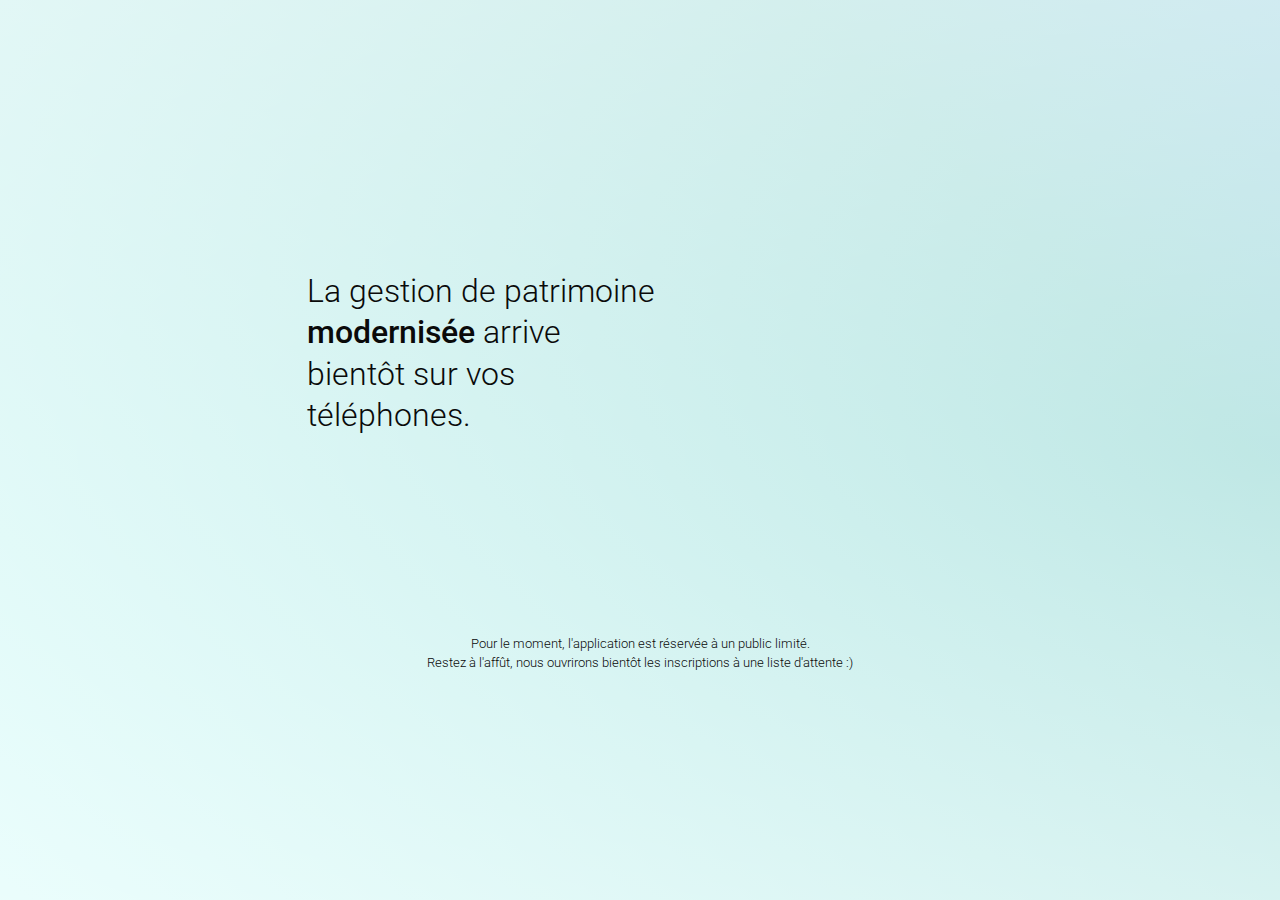
<file: index.html>
<!DOCTYPE html>
<html lang="fr" class="aurora-outer">
<head>
    <meta charset="UTF-8">
    <title>LeadyUp - Boostez votre activité de CGP</title>
    <link rel="apple-touch-icon" sizes="180x180" href="/apple-touch-icon.png">
    <link rel="icon" type="image/png" sizes="32x32" href="/favicon-32x32.png">
    <link rel="icon" type="image/png" sizes="16x16" href="/favicon-16x16.png">
    <link rel="manifest" href="/site.webmanifest">
    <link rel="stylesheet" href="css/style.css">
    <meta name=viewport content="width=device-width,initial-scale=1,maximum-scale=1.5">
</head>
<body class="aurora-inner">
    <main>
        <section class="first-section">
            <div>
                <h1>La gestion de patrimoine
                    <b>modernisée</b> arrive bientôt sur 
                    vos téléphones.</h1>
                <p></p>
            </div>
            <div>
                <img src="img/illustration.png" alt="Illustration">
            </div>
        </section>
        <section class="second-section">
            <div>
                <h2>Pour le moment, l'application est réservée à un public limité.</h2>
                <h2>Restez à l'affût, nous ouvrirons bientôt les inscriptions à une liste d'attente :)</h2>
            </div>
        </section>
    </main>
</html>
</file>
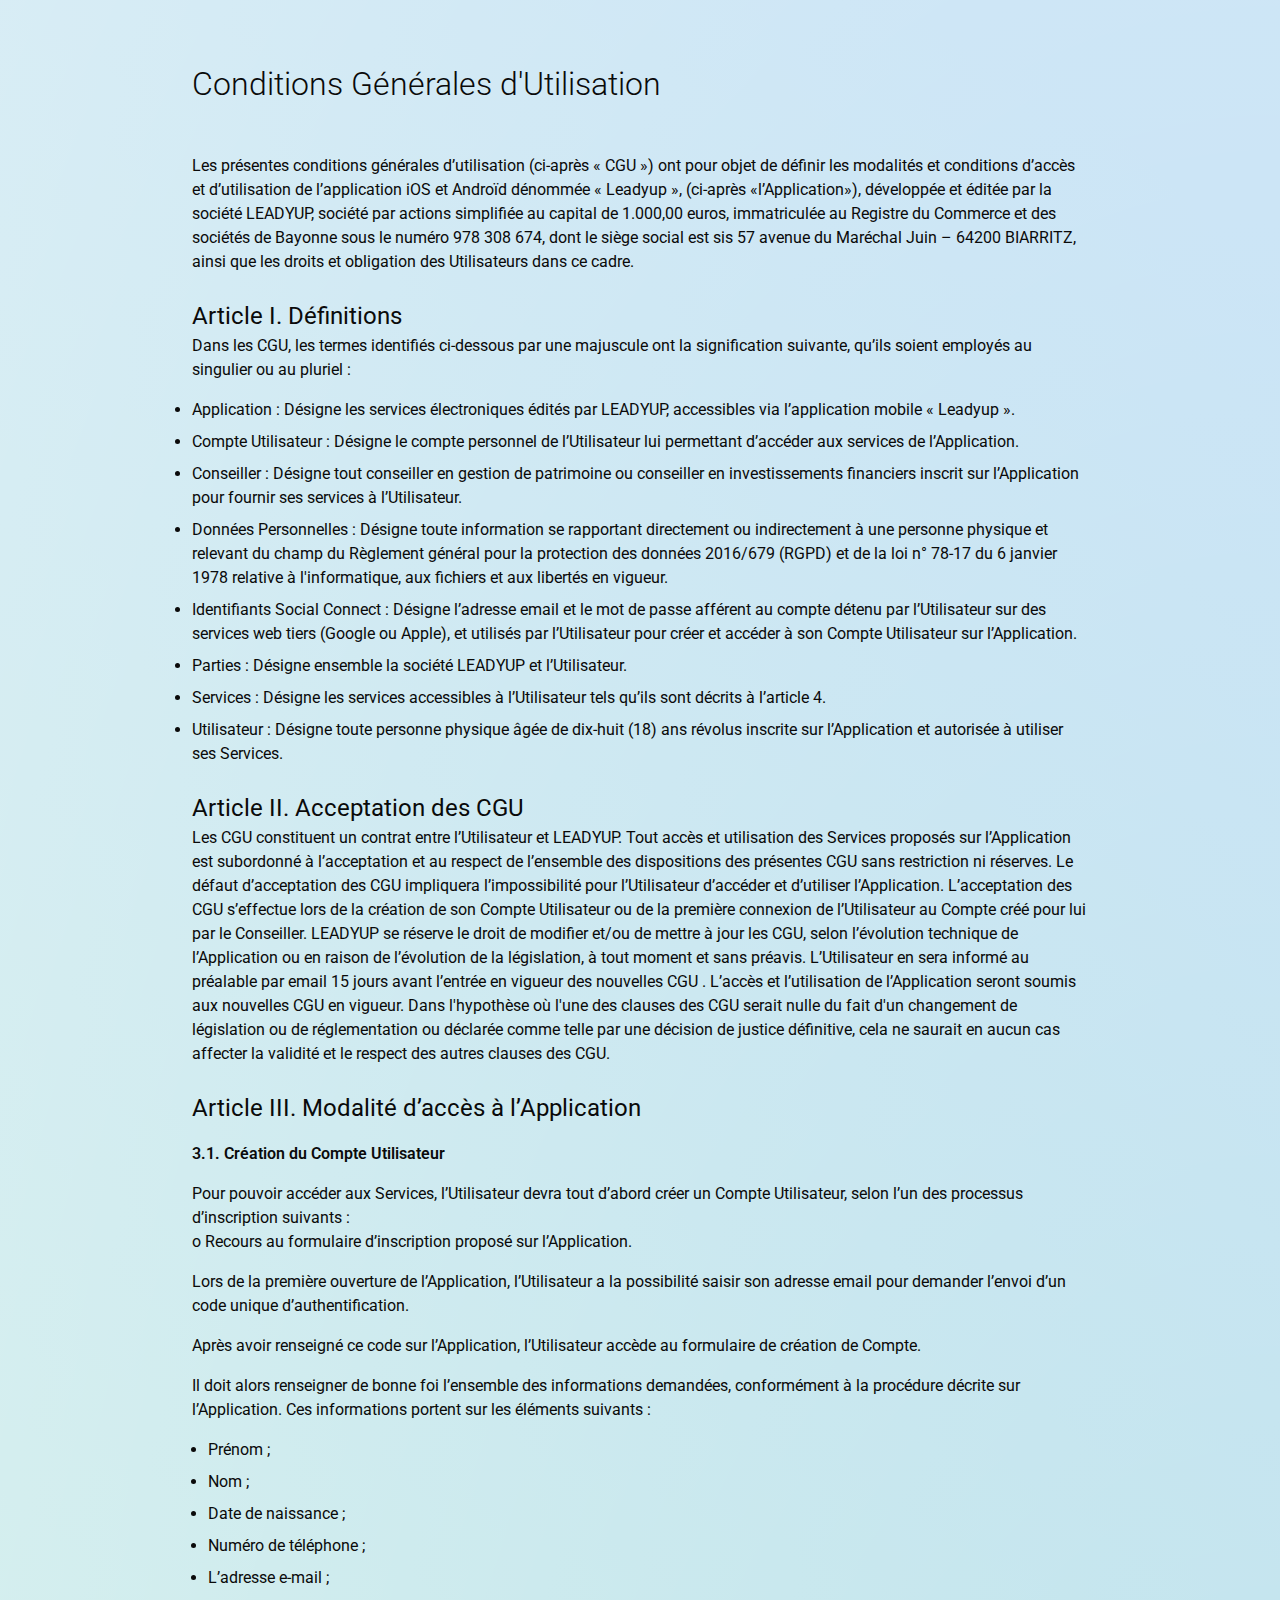
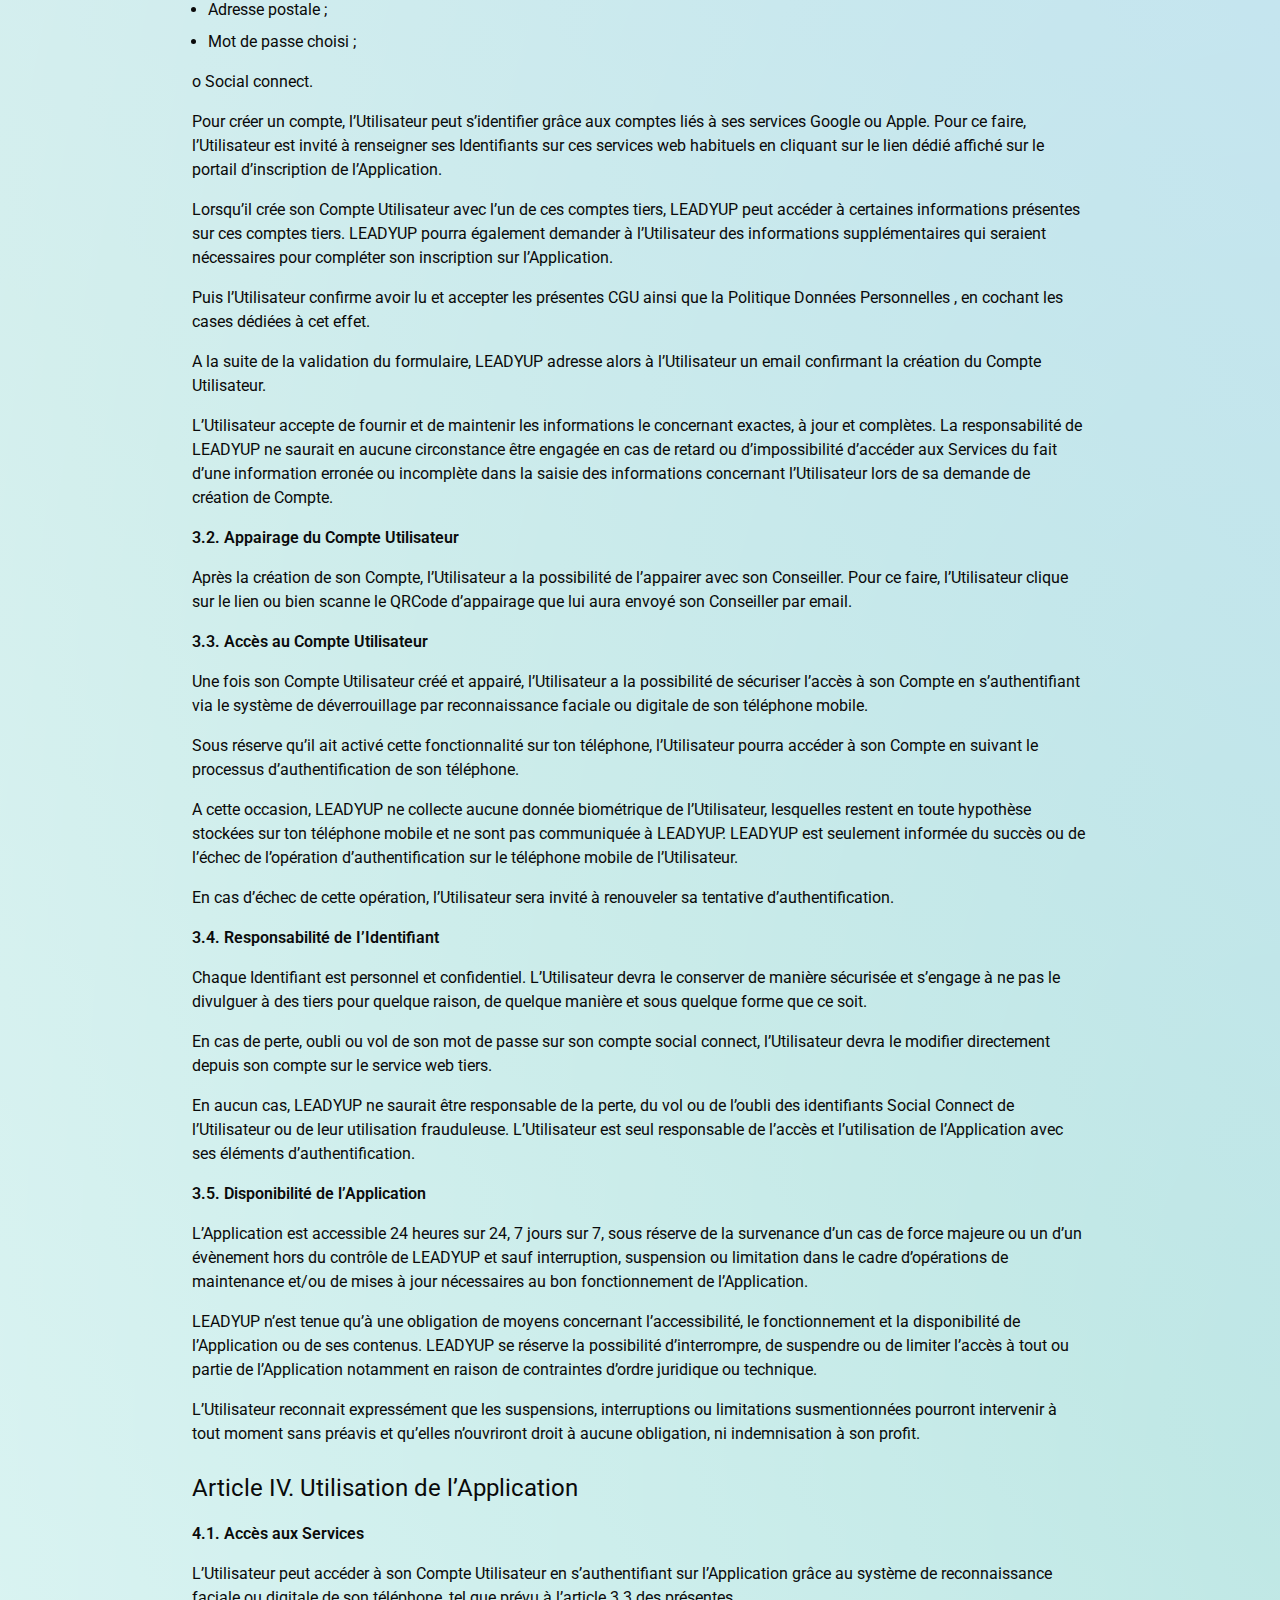
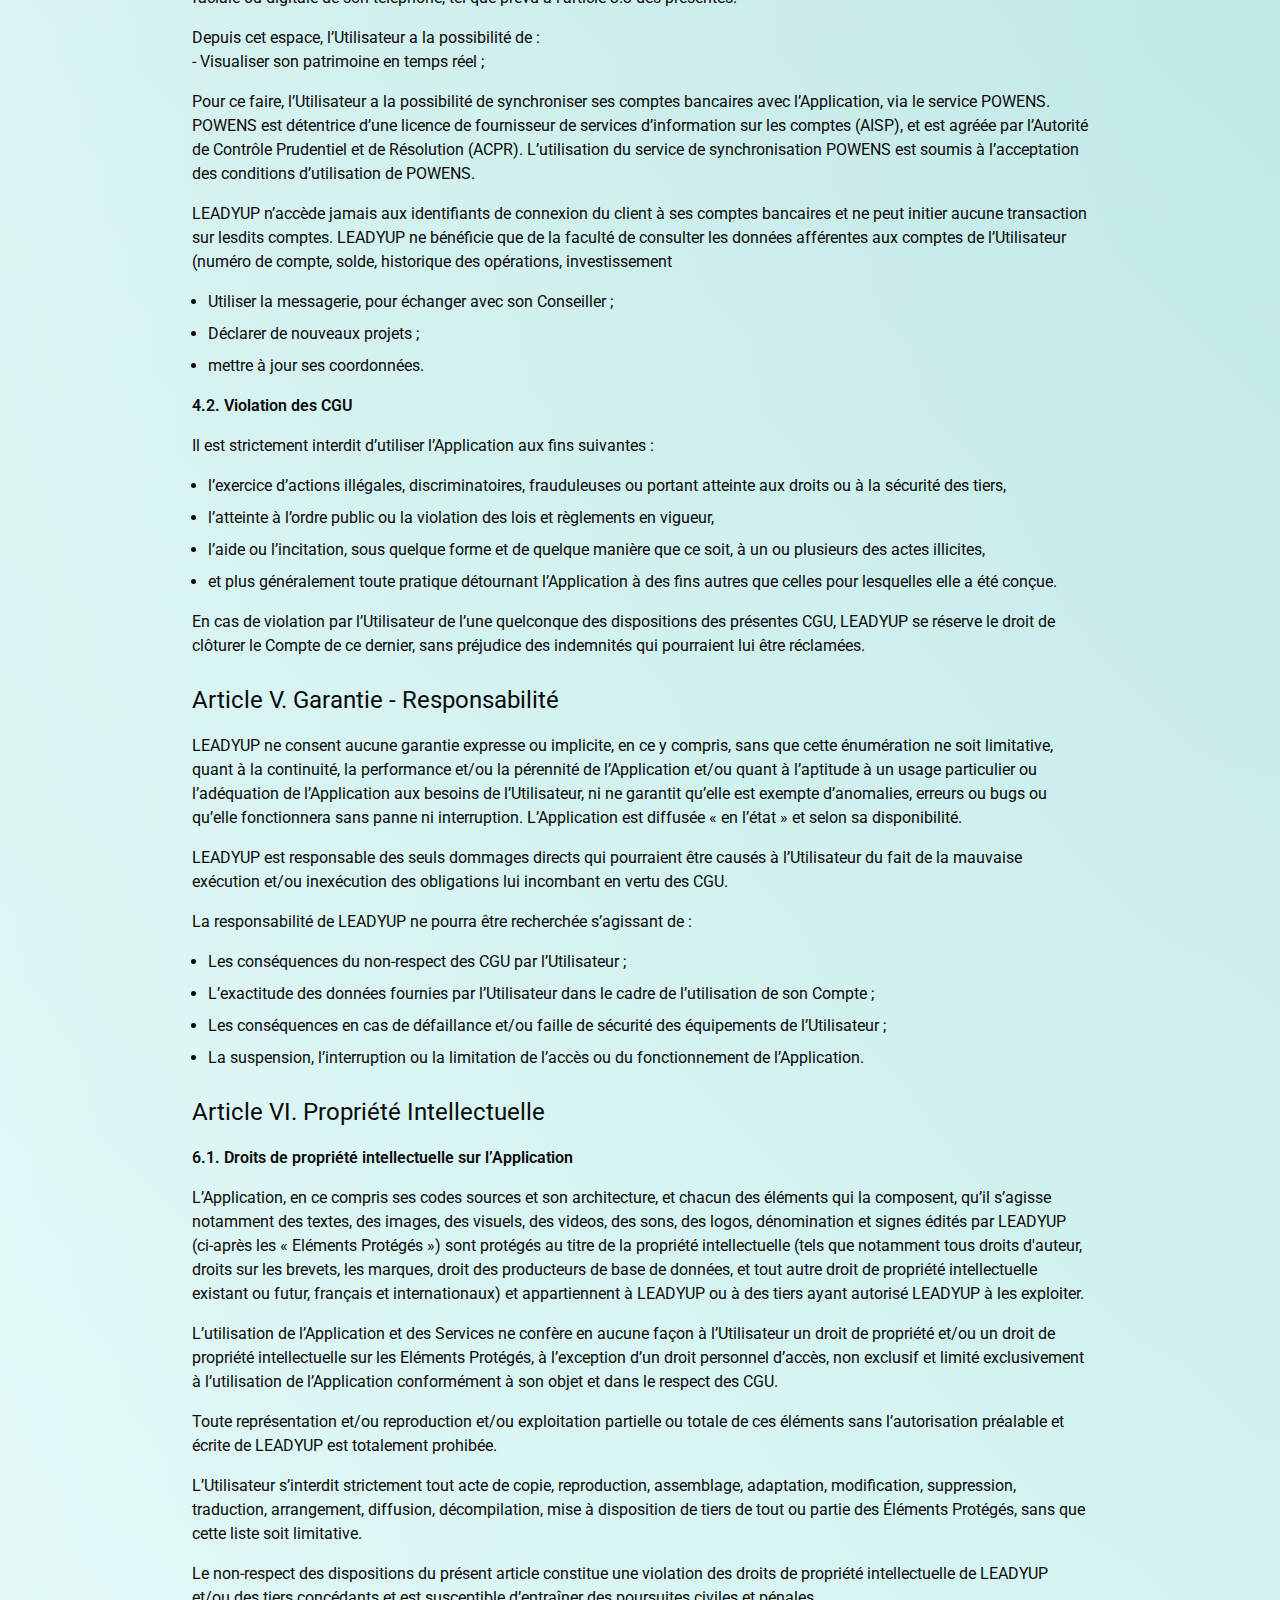
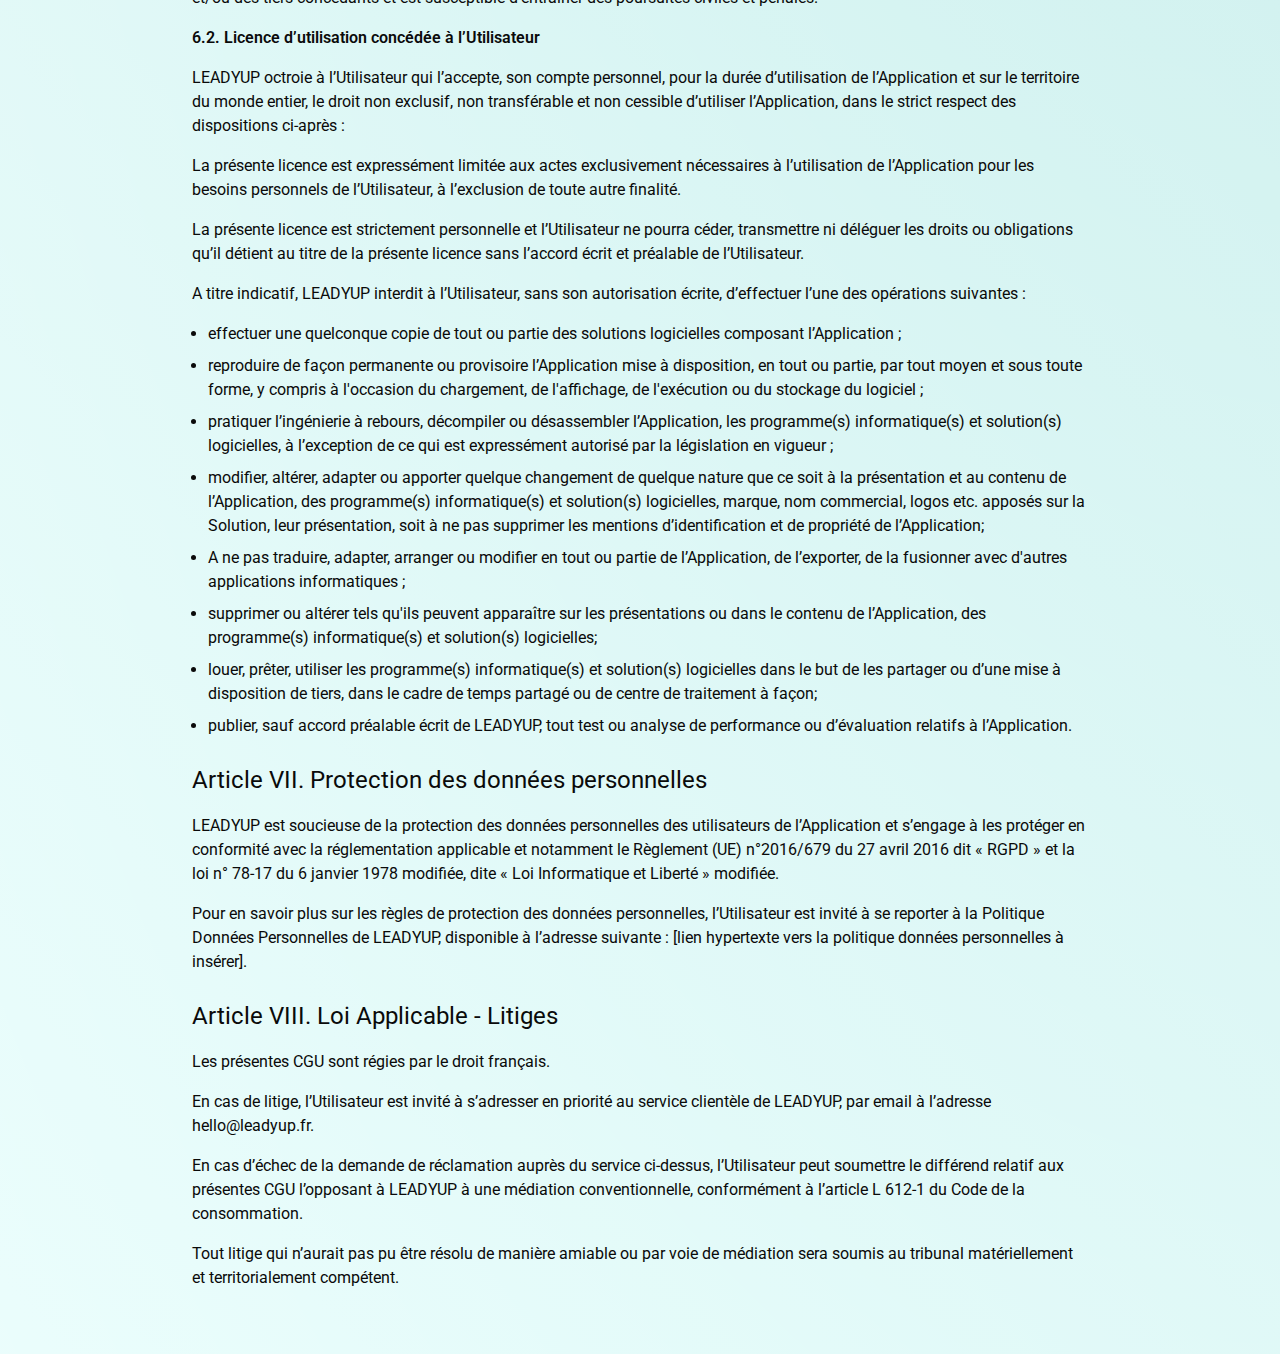
<file: cgu.html>
<!DOCTYPE html>
<html lang="fr" class="aurora-outer">
<head>
    <meta charset="UTF-8">
    <title>LeadyUp - Conditions Générales d'Utilisation</title>
    <link rel="apple-touch-icon" sizes="180x180" href="/apple-touch-icon.png">
    <link rel="icon" type="image/png" sizes="32x32" href="/favicon-32x32.png">
    <link rel="icon" type="image/png" sizes="16x16" href="/favicon-16x16.png">
    <link rel="manifest" href="/site.webmanifest">
    <link rel="stylesheet" href="css/style.css">
    <meta name=viewport content="width=device-width,initial-scale=1,maximum-scale=1.5">
</head>
<body class="aurora-inner">
    <main>
        <section class="rgpd">
            <h1>Conditions Générales d'Utilisation</h1>            

            Les présentes conditions générales d’utilisation (ci-après « CGU ») ont pour objet de définir les modalités et conditions d’accès et d’utilisation de l’application iOS et Androïd dénommée « Leadyup », (ci-après «l’Application»), développée et éditée par la société LEADYUP, société par actions simplifiée au capital de 1.000,00 euros, immatriculée au Registre du Commerce et des sociétés de Bayonne sous le numéro 978 308 674, dont le siège social est sis 57 avenue du Maréchal Juin – 64200 BIARRITZ, ainsi que les droits et obligation des Utilisateurs dans ce cadre.

            <h2>Article I.	Définitions</h2>
            
            Dans les CGU, les termes identifiés ci-dessous par une majuscule ont la signification suivante, qu’ils soient employés au singulier ou au pluriel : 
            
            <ul>

            </ul>
            <li><strong>Application</strong> : Désigne les services électroniques édités par LEADYUP, accessibles via l’application mobile « Leadyup ».</li>
            <li><strong>Compte Utilisateur</strong> : Désigne le compte personnel de l’Utilisateur lui permettant d’accéder aux services de l’Application.</li>
            <li><strong>Conseiller</strong> : Désigne tout conseiller en gestion de patrimoine ou conseiller en investissements financiers inscrit sur l’Application pour fournir ses services à l’Utilisateur.</li>
            <li><strong>Données Personnelles</strong> : Désigne toute information se rapportant directement ou indirectement à une personne physique et relevant du champ du Règlement général pour la protection des données 2016/679 (RGPD) et de la loi n° 78-17 du 6 janvier 1978 relative à l'informatique, aux fichiers et aux libertés en vigueur.</li>
            <li><strong>Identifiants Social Connect</strong> : Désigne l’adresse email et le mot de passe afférent au compte détenu par l’Utilisateur sur des services web tiers (Google ou Apple), et utilisés par l’Utilisateur pour créer et accéder à son Compte Utilisateur sur l’Application.</li>
            <li><strong>Parties</strong> : Désigne ensemble la société LEADYUP et l’Utilisateur.</li>
            <li><strong>Services</strong> : Désigne les services accessibles à l’Utilisateur tels qu’ils sont décrits à l’article 4.</li>
            <li><strong>Utilisateur</strong> : Désigne toute personne physique âgée de dix-huit (18) ans révolus inscrite sur l’Application et autorisée à utiliser ses Services.</li>
            
            
            <h2>Article II.	Acceptation des CGU</h2>
            
            Les CGU constituent un contrat entre l’Utilisateur et LEADYUP. Tout accès et utilisation des Services proposés sur l’Application est subordonné à l’acceptation et au respect de l’ensemble des dispositions des présentes CGU sans restriction ni réserves. Le défaut d’acceptation des CGU impliquera l’impossibilité pour l’Utilisateur d’accéder et d’utiliser l’Application. L’acceptation des CGU s’effectue lors de la création de son Compte Utilisateur ou de la première connexion de l’Utilisateur au Compte créé pour lui par le Conseiller.
            
            LEADYUP se réserve le droit de modifier et/ou de mettre à jour les CGU, selon l’évolution technique de l’Application ou en raison de l’évolution de la législation, à tout moment et sans préavis. L’Utilisateur en sera informé au préalable par email 15 jours avant l’entrée en vigueur des nouvelles CGU . L’accès et l’utilisation de l’Application seront soumis aux nouvelles CGU en vigueur. 
            Dans l'hypothèse où l'une des clauses des CGU serait nulle du fait d'un changement de législation ou de réglementation ou déclarée comme telle par une décision de justice définitive, cela ne saurait en aucun cas affecter la validité et le respect des autres clauses des CGU.
            
            <h2>Article III.	Modalité d’accès à l’Application</h2>
            
            <h3>3.1.	Création du Compte Utilisateur</h3>
            
            <p>Pour pouvoir accéder aux Services, l’Utilisateur devra tout d’abord créer un Compte Utilisateur, selon l’un des processus d’inscription suivants : </p>
            
            o	Recours au formulaire d’inscription proposé sur l’Application.
            
            <p>Lors de la première ouverture de l’Application, l’Utilisateur a la possibilité saisir son adresse email pour demander l’envoi d’un code unique d’authentification. </p>
            
            <p>Après avoir renseigné ce code sur l’Application, l’Utilisateur accède au formulaire de création de Compte.</p>
            <p>Il doit alors renseigner de bonne foi l’ensemble des informations demandées, conformément à la procédure décrite sur l’Application. Ces informations portent sur les éléments suivants :</p>
            
            <ul>
                <li>Prénom ;</li>
                <li>Nom ;</li>
                <li>Date de naissance ;</li>
                <li>Numéro de téléphone ;</li>
                <li>L’adresse e-mail ; </li>
                <li>Adresse postale ;</li>
                <li>Mot de passe choisi ; </li>
            </ul>
            
            o	Social connect.
            
            <p>Pour créer un compte, l’Utilisateur peut s’identifier grâce aux comptes liés à ses services Google ou Apple. Pour ce faire, l’Utilisateur est invité à renseigner ses Identifiants sur ces services web habituels en cliquant sur le lien dédié affiché sur le portail d’inscription de l’Application.</p>
            
            <p>Lorsqu’il crée son Compte Utilisateur avec l’un de ces comptes tiers, LEADYUP peut accéder à certaines informations présentes sur ces comptes tiers. LEADYUP pourra également demander à l’Utilisateur des informations supplémentaires qui seraient nécessaires pour compléter son inscription sur l’Application. </p>
            
            
            <p>Puis l’Utilisateur confirme avoir lu et accepter les présentes CGU ainsi que la Politique Données Personnelles , en cochant les cases dédiées à cet effet.   </p>
            
            <p>A la suite de la validation du formulaire, LEADYUP adresse alors à l’Utilisateur un email confirmant la création du Compte Utilisateur.</p>
            
            <p>L’Utilisateur accepte de fournir et de maintenir les informations le concernant exactes, à jour et complètes. La responsabilité de LEADYUP ne saurait en aucune circonstance être engagée en cas de retard ou d’impossibilité d’accéder aux Services du fait d’une information erronée ou incomplète dans la saisie des informations concernant l’Utilisateur lors de sa demande de création de Compte. </p>
            
            <h3>3.2.	Appairage du Compte Utilisateur</h3>
            
            <p>Après la création de son Compte, l’Utilisateur a la possibilité de l’appairer avec son Conseiller. Pour ce faire, l’Utilisateur clique sur le lien ou bien scanne le QRCode d’appairage que lui aura envoyé son Conseiller par email. </p>
            
            <h3>3.3.	Accès au Compte Utilisateur </h3>
            
            <p>Une fois son Compte Utilisateur créé et appairé, l’Utilisateur a la possibilité de sécuriser l’accès à son Compte en s’authentifiant via le système de déverrouillage par reconnaissance faciale ou digitale de son téléphone mobile. </p>
            
            <p>Sous réserve qu’il ait activé cette fonctionnalité sur ton téléphone, l’Utilisateur pourra accéder à son Compte en suivant le processus d’authentification de son téléphone. </p>
            
            <p>A cette occasion, LEADYUP ne collecte aucune donnée biométrique de l’Utilisateur, lesquelles restent en toute hypothèse stockées sur ton téléphone mobile et ne sont pas communiquée à LEADYUP. LEADYUP est seulement informée du succès ou de l’échec de l’opération d’authentification sur le téléphone mobile de l’Utilisateur. </p>
            
            <p>En cas d’échec de cette opération, l’Utilisateur sera invité à renouveler sa tentative d’authentification.  </p>
            
            <h3>3.4.	Responsabilité de I’Identifiant</h3>
            
            <p>Chaque Identifiant est personnel et confidentiel. L’Utilisateur devra le conserver de manière sécurisée et s’engage à ne pas le divulguer à des tiers pour quelque raison, de quelque manière et sous quelque forme que ce soit. </p>
            
            <p>En cas de perte, oubli ou vol de son mot de passe sur son compte social connect, l’Utilisateur devra le modifier directement depuis son compte sur le service web tiers.</p>
            
            <p>En aucun cas, LEADYUP ne saurait être responsable de la perte, du vol ou de l’oubli des identifiants Social Connect de l’Utilisateur ou de leur utilisation frauduleuse. L’Utilisateur est seul responsable de l’accès et l’utilisation de l’Application avec ses éléments d’authentification.</p>
            
            <h3>3.5.	Disponibilité de l’Application</h3>
            
            <p>L’Application est accessible 24 heures sur 24, 7 jours sur 7, sous réserve de la survenance d’un cas de force majeure ou un d’un évènement hors du contrôle de LEADYUP et sauf interruption, suspension ou limitation dans le cadre d’opérations de maintenance et/ou de mises à jour nécessaires au bon fonctionnement de l’Application.</p>
            
            <p>LEADYUP n’est tenue qu’à une obligation de moyens concernant l’accessibilité, le fonctionnement et la disponibilité de l’Application ou de ses contenus. LEADYUP se réserve la possibilité d’interrompre, de suspendre ou de limiter l’accès à tout ou partie de l’Application notamment en raison de contraintes d’ordre juridique ou technique. </p>
            
            <p>L’Utilisateur reconnait expressément que les suspensions, interruptions ou limitations susmentionnées pourront intervenir à tout moment sans préavis et qu’elles n’ouvriront droit à aucune obligation, ni indemnisation à son profit.</p>
            
            <h2>Article IV.	Utilisation de l’Application</h2>
            
            <h3>4.1.	Accès aux Services</h3>
            
            <p>L’Utilisateur peut accéder à son Compte Utilisateur en s’authentifiant sur l’Application grâce au système de reconnaissance faciale ou digitale de son téléphone, tel que prévu à l’article 3.3 des présentes. </p>
            
            <p>Depuis cet espace, l’Utilisateur a la possibilité de :</p>
            
            -	Visualiser son patrimoine en temps réel ;
            <p>Pour ce faire, l’Utilisateur a la possibilité de synchroniser ses comptes bancaires avec l’Application, via le service POWENS. POWENS est détentrice d’une licence de fournisseur de services d’information sur les comptes (AISP), et est agréée par l’Autorité de Contrôle Prudentiel et de Résolution (ACPR). L’utilisation du service de synchronisation POWENS est soumis à l’acceptation des conditions d’utilisation de POWENS. </p>
            
            <p>LEADYUP n’accède jamais aux identifiants de connexion du client à ses comptes bancaires et ne peut initier aucune transaction sur lesdits comptes. LEADYUP ne bénéficie que de la faculté de consulter les données afférentes aux comptes de l’Utilisateur (numéro de compte, solde, historique des opérations, investissement</p>
            
            <ul>
                <li>Utiliser la messagerie, pour échanger avec son Conseiller ;</li>
                <li>Déclarer de nouveaux projets ;</li>
                <li>mettre à jour ses coordonnées.  </li>
            </ul>
            
            <h3>4.2.	Violation des CGU</h3>
            
            <p>Il est strictement interdit d’utiliser l’Application aux fins suivantes :</p>
            <ul>
                <li>l’exercice d’actions illégales, discriminatoires, frauduleuses ou portant atteinte aux droits ou à la sécurité des tiers,</li>
                <li>l’atteinte à l’ordre public ou la violation des lois et règlements en vigueur,</li>
                <li>l’aide ou l’incitation, sous quelque forme et de quelque manière que ce soit, à un ou plusieurs des actes illicites,</li>
                <li>et plus généralement toute pratique détournant l’Application à des fins autres que celles pour lesquelles elle a été conçue.</li>
            </ul>
            
            <p>En cas de violation par l’Utilisateur de l’une quelconque des dispositions des présentes CGU, LEADYUP se réserve le droit de clôturer le Compte de ce dernier, sans préjudice des indemnités qui pourraient lui être réclamées.</p>
            
            
            <h2>Article V.	Garantie - Responsabilité</h2>
            
            <p>LEADYUP ne consent aucune garantie expresse ou implicite, en ce y compris, sans que cette énumération ne soit limitative, quant à la continuité, la performance et/ou la pérennité de l’Application et/ou quant à l’aptitude à un usage particulier ou l’adéquation de l’Application aux besoins de l’Utilisateur, ni ne garantit qu’elle est exempte d’anomalies, erreurs ou bugs ou qu’elle fonctionnera sans panne ni interruption. L’Application est diffusée « en l’état » et selon sa disponibilité.</p>
            
            <p>LEADYUP est responsable des seuls dommages directs qui pourraient être causés à l’Utilisateur du fait de la mauvaise exécution et/ou inexécution des obligations lui incombant en vertu des CGU. </p>
            
            <p>La responsabilité de LEADYUP ne pourra être recherchée s’agissant de :</p>
            <ul>
                <li>Les conséquences du non-respect des CGU par l’Utilisateur ;</li>
                <li>L’exactitude des données fournies par l’Utilisateur dans le cadre de l’utilisation de son Compte ;</li>
                <li>Les conséquences en cas de défaillance et/ou faille de sécurité des équipements de l’Utilisateur ;</li>
                <li>La suspension, l’interruption ou la limitation de l’accès ou du fonctionnement de l’Application.</li>
            </ul>
            
            
            <h2>Article VI.	Propriété Intellectuelle</h2>
            
            <h3>6.1.	Droits de propriété intellectuelle sur l’Application</h3>
            
            <p>L’Application, en ce compris ses codes sources et son architecture, et chacun des éléments qui la composent, qu’il s’agisse notamment des textes, des images, des visuels, des videos, des sons, des logos, dénomination et signes édités par LEADYUP (ci-après les « Eléments Protégés ») sont protégés au titre de la propriété intellectuelle  (tels que notamment tous droits d'auteur, droits sur les brevets, les marques, droit des producteurs de base de données, et tout autre droit de propriété intellectuelle existant ou futur, français et internationaux) et appartiennent à LEADYUP ou à des tiers ayant autorisé LEADYUP à les exploiter.</p>
            
            <p>L’utilisation de l’Application et des Services ne confère en aucune façon à l’Utilisateur un droit de propriété et/ou un droit de propriété intellectuelle sur les Eléments Protégés, à l’exception d’un droit personnel d’accès, non exclusif et limité exclusivement à l’utilisation de l’Application conformément à son objet et dans le respect des CGU. </p>
            
            <p>Toute représentation et/ou reproduction et/ou exploitation partielle ou totale de ces éléments sans l’autorisation préalable et écrite de LEADYUP est totalement prohibée.</p>
            
            <p>L’Utilisateur s’interdit strictement tout acte de copie, reproduction, assemblage, adaptation, modification, suppression, traduction, arrangement, diffusion, décompilation, mise à disposition de tiers de tout ou partie des Éléments Protégés, sans que cette liste soit limitative.</p>
            
            <p>Le non-respect des dispositions du présent article constitue une violation des droits de propriété intellectuelle de LEADYUP et/ou des tiers concédants et est susceptible d’entraîner des poursuites civiles et pénales.</p>
            
            <h3>6.2.	Licence d’utilisation concédée à l’Utilisateur</h3>
            
            <p>LEADYUP octroie à l’Utilisateur qui l’accepte, son compte personnel, pour la durée d’utilisation de l’Application et sur le territoire du monde entier, le droit non exclusif, non transférable et non cessible d’utiliser l’Application, dans le strict respect des dispositions ci-après :</p>
            
            <p>La présente licence est expressément limitée aux actes exclusivement nécessaires à l’utilisation de l’Application pour les besoins personnels de l’Utilisateur, à l’exclusion de toute autre finalité. </p>
            
            <p>La présente licence est strictement personnelle et l’Utilisateur ne pourra céder, transmettre ni déléguer les droits ou obligations qu’il détient au titre de la présente licence sans l’accord écrit et préalable de l’Utilisateur.</p>
            
            <p>A titre indicatif, LEADYUP interdit à l’Utilisateur, sans son autorisation écrite, d’effectuer l’une des opérations suivantes :</p>
            <ul>
                <li>effectuer une quelconque copie de tout ou partie des solutions logicielles composant l’Application ;</li>
                <li>reproduire de façon permanente ou provisoire l’Application mise à disposition, en tout ou partie, par tout moyen et sous toute forme, y compris à l'occasion du chargement, de l'affichage, de l'exécution ou du stockage du logiciel ;</li>
                <li>pratiquer l’ingénierie à rebours, décompiler ou désassembler l’Application, les programme(s) informatique(s) et solution(s) logicielles, à l’exception de ce qui est expressément autorisé par la législation en vigueur ;</li>
                <li>modifier, altérer, adapter ou apporter quelque changement de quelque nature que ce soit à la présentation et au contenu de l’Application, des programme(s) informatique(s) et solution(s) logicielles, marque, nom commercial, logos etc. apposés sur la Solution, leur présentation, soit à ne pas supprimer les mentions d’identification et de propriété de l’Application;</li>
                <li>A ne pas traduire, adapter, arranger ou modifier en tout ou partie de l’Application, de l’exporter, de la fusionner avec d'autres applications informatiques ; </li>
                <li>supprimer ou altérer tels qu'ils peuvent apparaître sur les présentations ou dans le contenu de l’Application, des programme(s) informatique(s) et solution(s) logicielles;</li>
                <li>louer, prêter, utiliser les programme(s) informatique(s) et solution(s) logicielles dans le but de les partager ou d’une mise à disposition de tiers, dans le cadre de temps partagé ou de centre de traitement à façon;</li>
                <li>publier, sauf accord préalable écrit de LEADYUP, tout test ou analyse de performance ou d’évaluation relatifs à l’Application.</li>
            </ul>
            
            
            <h2>Article VII.	Protection des données personnelles</h2>
            
            <p>LEADYUP est soucieuse de la protection des données personnelles des utilisateurs de l’Application et s’engage à les protéger en conformité avec la réglementation applicable et notamment le Règlement (UE) n°2016/679 du 27 avril 2016 dit « RGPD » et la loi n° 78-17 du 6 janvier 1978 modifiée, dite « Loi Informatique et Liberté » modifiée. </p>
            
            <p>Pour en savoir plus sur les règles de protection des données personnelles, l’Utilisateur est invité à se reporter à la Politique Données Personnelles de LEADYUP, disponible à l’adresse suivante : [lien hypertexte vers la politique données personnelles à insérer]. </p>
            
            
            <h2>Article VIII.	Loi Applicable - Litiges</h2>
            
            <p>Les présentes CGU sont régies par le droit français.</p>
            
            <p>En cas de litige, l’Utilisateur est invité à s’adresser en priorité au service clientèle de LEADYUP, par email à l’adresse hello@leadyup.fr.</p>
            
            <p>En cas d’échec de la demande de réclamation auprès du service ci-dessus, l’Utilisateur peut soumettre le différend relatif aux présentes CGU l’opposant à LEADYUP à une médiation conventionnelle, conformément à l’article L 612-1 du Code de la consommation.</p>
            
            <p>Tout litige qui n’aurait pas pu être résolu de manière amiable ou par voie de médiation sera soumis au tribunal matériellement et territorialement compétent.</p>
        </section>
    </main>
</html>
</file>
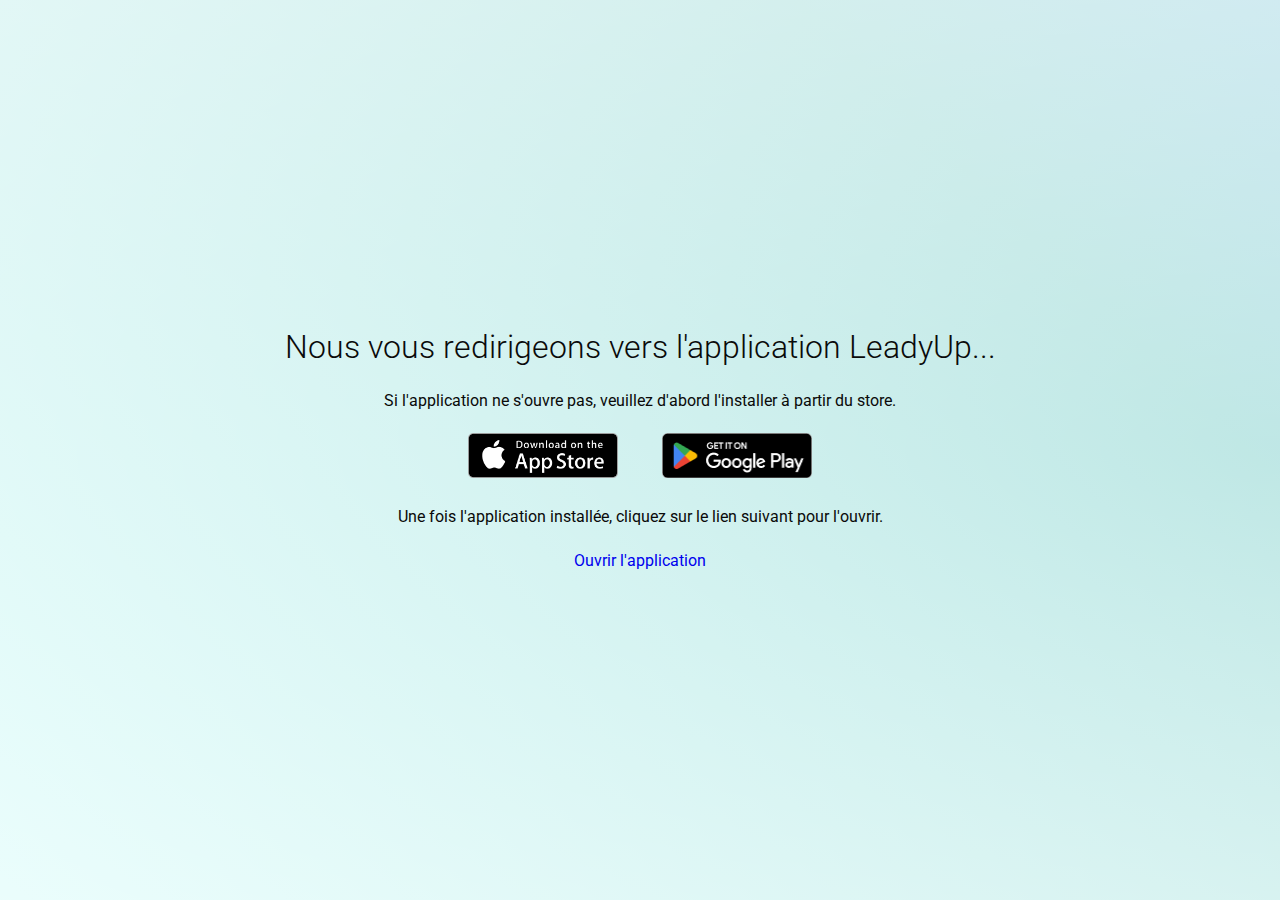
<file: openapp.html>
<!DOCTYPE html>
<html lang="fr" class="aurora-outer">
<head>
    <meta charset="UTF-8">
    <title>LeadyUp - Boostez votre activité de CGP</title>
    <link rel="apple-touch-icon" sizes="180x180" href="/apple-touch-icon.png">
    <link rel="icon" type="image/png" sizes="32x32" href="/favicon-32x32.png">
    <link rel="icon" type="image/png" sizes="16x16" href="/favicon-16x16.png">
    <link rel="manifest" href="/site.webmanifest">
    <link rel="stylesheet" href="css/style.css">
    <meta name=viewport content="width=device-width,initial-scale=1,maximum-scale=1.5">
    <title>Open App</title>
    <script>
        function openApp() {
            var url = window.location.href;
            var base64Url = btoa(url);
            var appUrl = "leadyup://auth?url=" + base64Url;
            document.getElementById('link').href = appUrl;
            window.location.href = appUrl;
        }
        // en fonction du navigateur afficher le bon bouton vers les stores, ou les deux
        // en appliquand une classe sur les boutons pour cacher ceux inutiles
        var isMobile = /iPhone|iPad|iPod|Android/i.test(navigator.userAgent);
        if (isMobile) {
            var isIOS = /iPhone|iPad|iPod/i.test(navigator.userAgent);
            var isAndroid = /Android/i.test(navigator.userAgent);
            
            if (isIOS) {
                document.getElementById('playstore').classList.add('hidden');
            } else if (isAndroid) {
                document.getElementById('appstore').classList.add('hidden');
            }
        }
    </script>
    <style>
        .center {
            text-align: center;
        }
        .logo {
            width: 100px;
            height: 100px;
        }
        .hidden {
            display: none;
        }
        a {
            margin: 20px;
            /* remove link style */
            text-decoration: none;
        }
        .action {
            margin-top: 20px;
            margin-bottom: 20px;
        }
    </style>
</head>
<body onload="openApp()" class="aurora-inner">
    <main>
        <!-- Centrer le contenu au milieu de la page -->
        <div class="center">
            <!-- <img src="img/logo.png" alt="LeadyUp" class="logo"> -->
            <h1>Nous vous redirigeons vers l'application LeadyUp...</h1>
            <p class="action">Si l'application ne s'ouvre pas, veuillez d'abord l'installer à partir du store.</p>
            <!-- En fonction du navigateur afficher le bon bouton vers les stores, ou les deux -->
            <a id="appstore" href="https://apps.apple.com/il/app/leadyup/id6466212771" target="_blank">
                <img src="img/app-store.png" alt="App Store" width="150">
            </a>
            
            <a id="playstore" href="https://play.google.com/store/apps/details?id=fr.leadyup.app&hl=fr_CH&gl=US" target="_blank">
                <img src="img/google-play.png" alt="Google Play" width="150">
            </a>
    
            <p class="action">Une fois l'application installée, cliquez sur le lien suivant pour l'ouvrir.</p>
            <a id="link" href="" target="_blank">Ouvrir l'application</a>

        </div>
    </main>
</body>
</html>
</file>
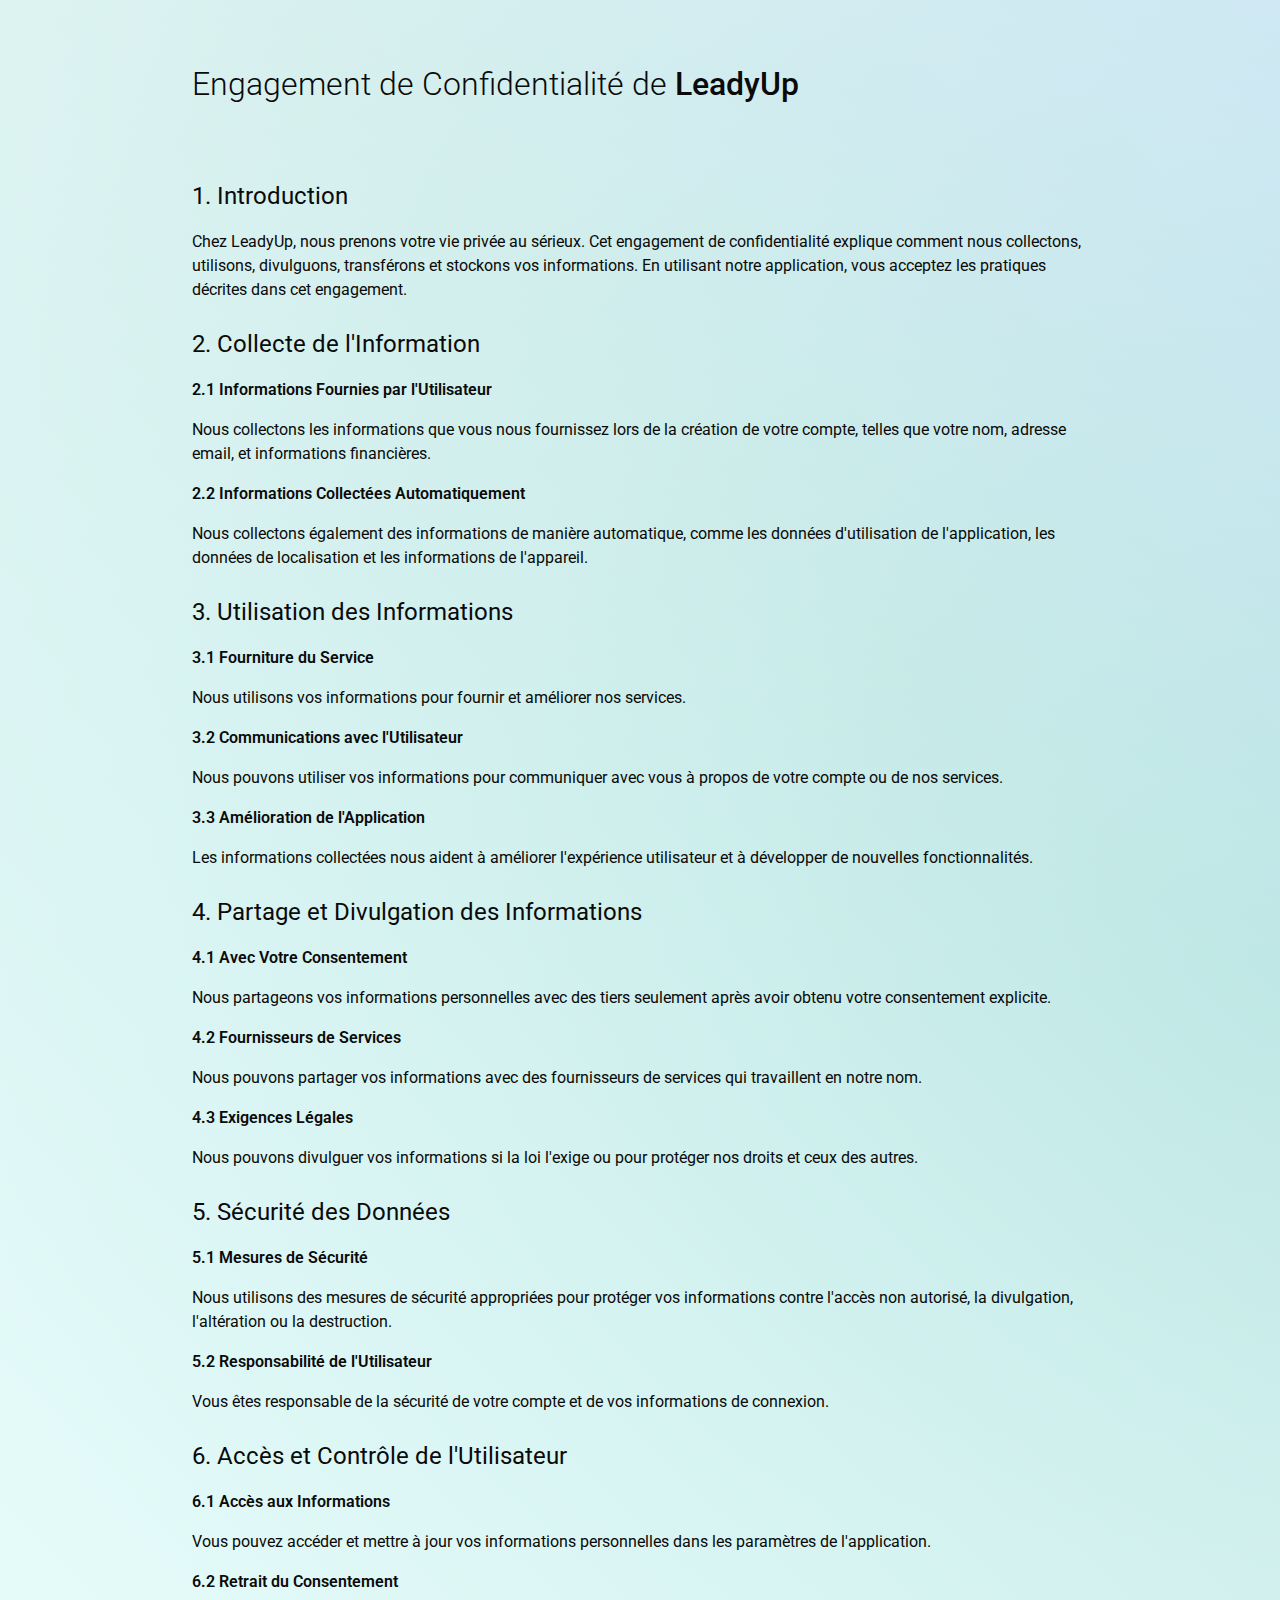
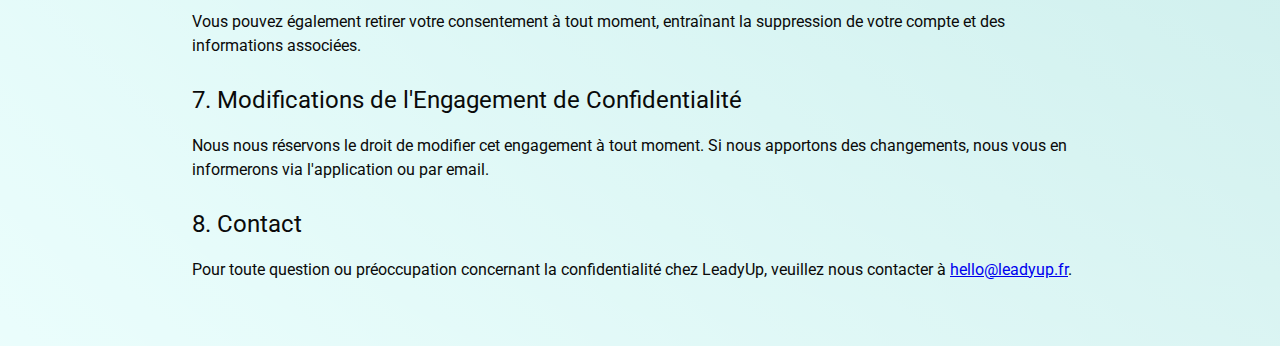
<file: rgpd.html>
<!DOCTYPE html>
<html lang="fr" class="aurora-outer">
<head>
    <meta charset="UTF-8">
    <title>LeadyUp - Engagement de Confidentialité</title>
    <link rel="apple-touch-icon" sizes="180x180" href="/apple-touch-icon.png">
    <link rel="icon" type="image/png" sizes="32x32" href="/favicon-32x32.png">
    <link rel="icon" type="image/png" sizes="16x16" href="/favicon-16x16.png">
    <link rel="manifest" href="/site.webmanifest">
    <link rel="stylesheet" href="css/style.css">
    <meta name=viewport content="width=device-width,initial-scale=1,maximum-scale=1.5">
</head>
<body class="aurora-inner">
    <main>
        <section class="rgpd">
            <h1>Engagement de Confidentialité de <b>LeadyUp</b></h1>
            <h2>1. Introduction</h2>
            <p>Chez LeadyUp, nous prenons votre vie privée au sérieux. Cet engagement de confidentialité explique comment nous collectons, utilisons, divulguons, transférons et stockons vos informations. En utilisant notre application, vous acceptez les pratiques décrites dans cet engagement.</p>

            <h2>2. Collecte de l'Information</h2>
            <h3>2.1 Informations Fournies par l'Utilisateur</h3>
            <p>Nous collectons les informations que vous nous fournissez lors de la création de votre compte, telles que votre nom, adresse email, et informations financières.</p>
            <h3>2.2 Informations Collectées Automatiquement</h3>
            <p>Nous collectons également des informations de manière automatique, comme les données d'utilisation de l'application, les données de localisation et les informations de l'appareil.</p>

            <h2>3. Utilisation des Informations</h2>
            <h3>3.1 Fourniture du Service</h3>
            <p>Nous utilisons vos informations pour fournir et améliorer nos services.</p>
            <h3>3.2 Communications avec l'Utilisateur</h3>
            <p>Nous pouvons utiliser vos informations pour communiquer avec vous à propos de votre compte ou de nos services.</p>
            <h3>3.3 Amélioration de l'Application</h3>
            <p>Les informations collectées nous aident à améliorer l'expérience utilisateur et à développer de nouvelles fonctionnalités.</p>

            <h2>4. Partage et Divulgation des Informations</h2>
            <h3>4.1 Avec Votre Consentement</h3>
            <p>Nous partageons vos informations personnelles avec des tiers seulement après avoir obtenu votre consentement explicite.</p>
            <h3>4.2 Fournisseurs de Services</h3>
            <p>Nous pouvons partager vos informations avec des fournisseurs de services qui travaillent en notre nom.</p>
            <h3>4.3 Exigences Légales</h3>
            <p>Nous pouvons divulguer vos informations si la loi l'exige ou pour protéger nos droits et ceux des autres.</p>

            <h2>5. Sécurité des Données</h2>
            <h3>5.1 Mesures de Sécurité</h3>
            <p>Nous utilisons des mesures de sécurité appropriées pour protéger vos informations contre l'accès non autorisé, la divulgation, l'altération ou la destruction.</p>
            <h3>5.2 Responsabilité de l'Utilisateur</h3>
            <p>Vous êtes responsable de la sécurité de votre compte et de vos informations de connexion.</p>

            <h2>6. Accès et Contrôle de l'Utilisateur</h2>
            <h3>6.1 Accès aux Informations</h3>
            <p>Vous pouvez accéder et mettre à jour vos informations personnelles dans les paramètres de l'application.</p>
            <h3>6.2 Retrait du Consentement</h3>
            <p>Vous pouvez également retirer votre consentement à tout moment, entraînant la suppression de votre compte et des informations associées.</p>

            <h2>7. Modifications de l'Engagement de Confidentialité</h2>
            <p>Nous nous réservons le droit de modifier cet engagement à tout moment. Si nous apportons des changements, nous vous en informerons via l'application ou par email.</p>

            <h2>8. Contact</h2>
            <p>Pour toute question ou préoccupation concernant la confidentialité chez LeadyUp, veuillez nous contacter à <a href="mailto:hello@leadyup.fr">hello@leadyup.fr</a>.</p>
        </section>
    </main>
</html>
</file>
<file: css/style.css>
@import url('https://fonts.googleapis.com/css2?family=Roboto:wght@300;400;500;700;900&display=swap');

/* RESET CSS */
html, body, div, span, applet, object, iframe,
h1, h2, h3, h4, h5, h6, p, blockquote, pre,
a, abbr, acronym, address, big, cite, code,
del, dfn, em, img, ins, kbd, q, s, samp,
small, strike, strong, sub, sup, tt, var,
b, u, i, center,
dl, dt, dd, ol, ul, li,
fieldset, form, label, legend,
table, caption, tbody, tfoot, thead, tr, th, td,
article, aside, canvas, details, embed, 
figure, figcaption, footer, header, hgroup, 
menu, nav, output, ruby, section, summary,
time, mark, audio, video {
	margin: 0;
	padding: 0;
	border: 0;
	font-size: 100%;
	font: inherit;
	vertical-align: baseline;
}
/* HTML5 display-role reset for older browsers */
article, aside, details, figcaption, figure, 
footer, header, hgroup, menu, nav, section {
	display: block;
}
body {
	line-height: 1;
}
blockquote, q {
	quotes: none;
}
blockquote:before, blockquote:after,
q:before, q:after {
	content: '';
	content: none;
}
table {
	border-collapse: collapse;
	border-spacing: 0;
}

/* CUSTOM STYLES */

html, body {
    width: 100%;
    min-height: 100%;
    margin: 0;
    padding: 0;
}

body {
    margin: 0;
    padding: 0;
    font-family: 'Roboto', sans-serif;
    font-size: 16px;
    line-height: 1.5;
    color: #0A0A0A;
}

.aurora-outer {
    background: linear-gradient(45deg, #99F7F1 0%, #49BCB5 49%, #3498DB 82%);
    background-size: 200%;
    animation: aurora 30s infinite;
}

.aurora-inner {
    background: radial-gradient(rgba(255, 255, 255, 0.65), rgba(255, 255, 255, 0.8));
    background-size: 200%;
    animation: aurora 15s infinite;
}

@keyframes aurora {
    0% {
        background-position: left top;
    }
    25% {
        background-position: right top;
    }
    50% {
        background-position: right bottom;
    }
    75% {
        background-position: left bottom;
    }
    100% {
        background-position: left top;
    }
}

main {
    width: 100%;
    min-height: 100vh;
    display: flex;
    justify-content: center;
    align-items: center;
    flex-direction: column;
}

.first-section {
    display: flex;
    justify-content: center;
    align-items: center;
}

/* Change direction on mobile screens */
@media screen and (max-width: 600px) {
    .first-section {
        flex-direction: column;
        text-align: center;
        padding-top: 10vh;
    }
}

h1 {
    font-size: 2rem;
    font-weight: 300;
    line-height: 2.6rem;
}
h1 b {
    font-weight: 500;
    position: relative;
    z-index: 1;
}
b::before {
    content: "";
    position: absolute;
    top: 47%;
    bottom: 4%;
    left: -2%;
    background-color: #99F7F1;
    width: 0;
    z-index: -1;
    animation: slideBG .6s forwards;
    animation-delay: .6s;
}
  
@keyframes slideBG {
    to {
      width: 105%;
    }
}

.first-section > div {
    max-width: 350px;
}

.first-section p {
    margin-top: 1em;
    font-weight: 300;
}

.first-section img {
    width: 100%;
    max-width: 300px;
    margin-left: 1em;
    animation: slideIn .6s forwards;
    animation-delay: 1s;
    opacity: 0;
}
@keyframes slideIn {
    to {
        margin-left: 0;
        opacity: 1;
    }
}

.second-section {
    margin-top: 3em;
    text-align: center;
    margin-bottom: 10vh;
}

.second-section h2 {
    font-weight: 300;
    font-size: .8rem;
}

.second-section input {
    width: 80%;
    padding: 1em;
    border: 1px solid #0A0A0A;
    border-radius: 5px;
    font-size: 1rem;
    font-weight: 300;
    outline: none;
    text-align: center;
    margin-top: 6px;
}

.second-section button {
    width: 80%;
    padding: 1em;
    border: 1px solid #0A0A0A;
    border-radius: 10px;
    font-size: 1rem;
    font-weight: 300;
    outline: none;
    text-align: center;
    margin-top: 6px;
    background-color: #99F7F1;
    color: #0A0A0A;
    cursor: pointer;
}

.second-section button:hover {
    background-color: #83dad4;
}
.second-section button:active {
    background-color: #49BCB5;
}

.rgpd {
    margin: 5% 15%;
}

.rgpd h1 {
    padding-bottom: 3rem;
}

.rgpd h2 {
    margin-top: 1.5rem;
    font-size: 1.5rem;
}
.rgpd h3 {
    margin-top: 1rem;
    font-weight: 600;
}

.rgpd p {
    margin-top: 1rem;
}

.rgpd ul {
    margin-top: 1rem;
    margin-bottom: 1rem;
    padding-left: 1rem;
}
.rgpd li {
    margin-top: .5rem;
}
</file>
